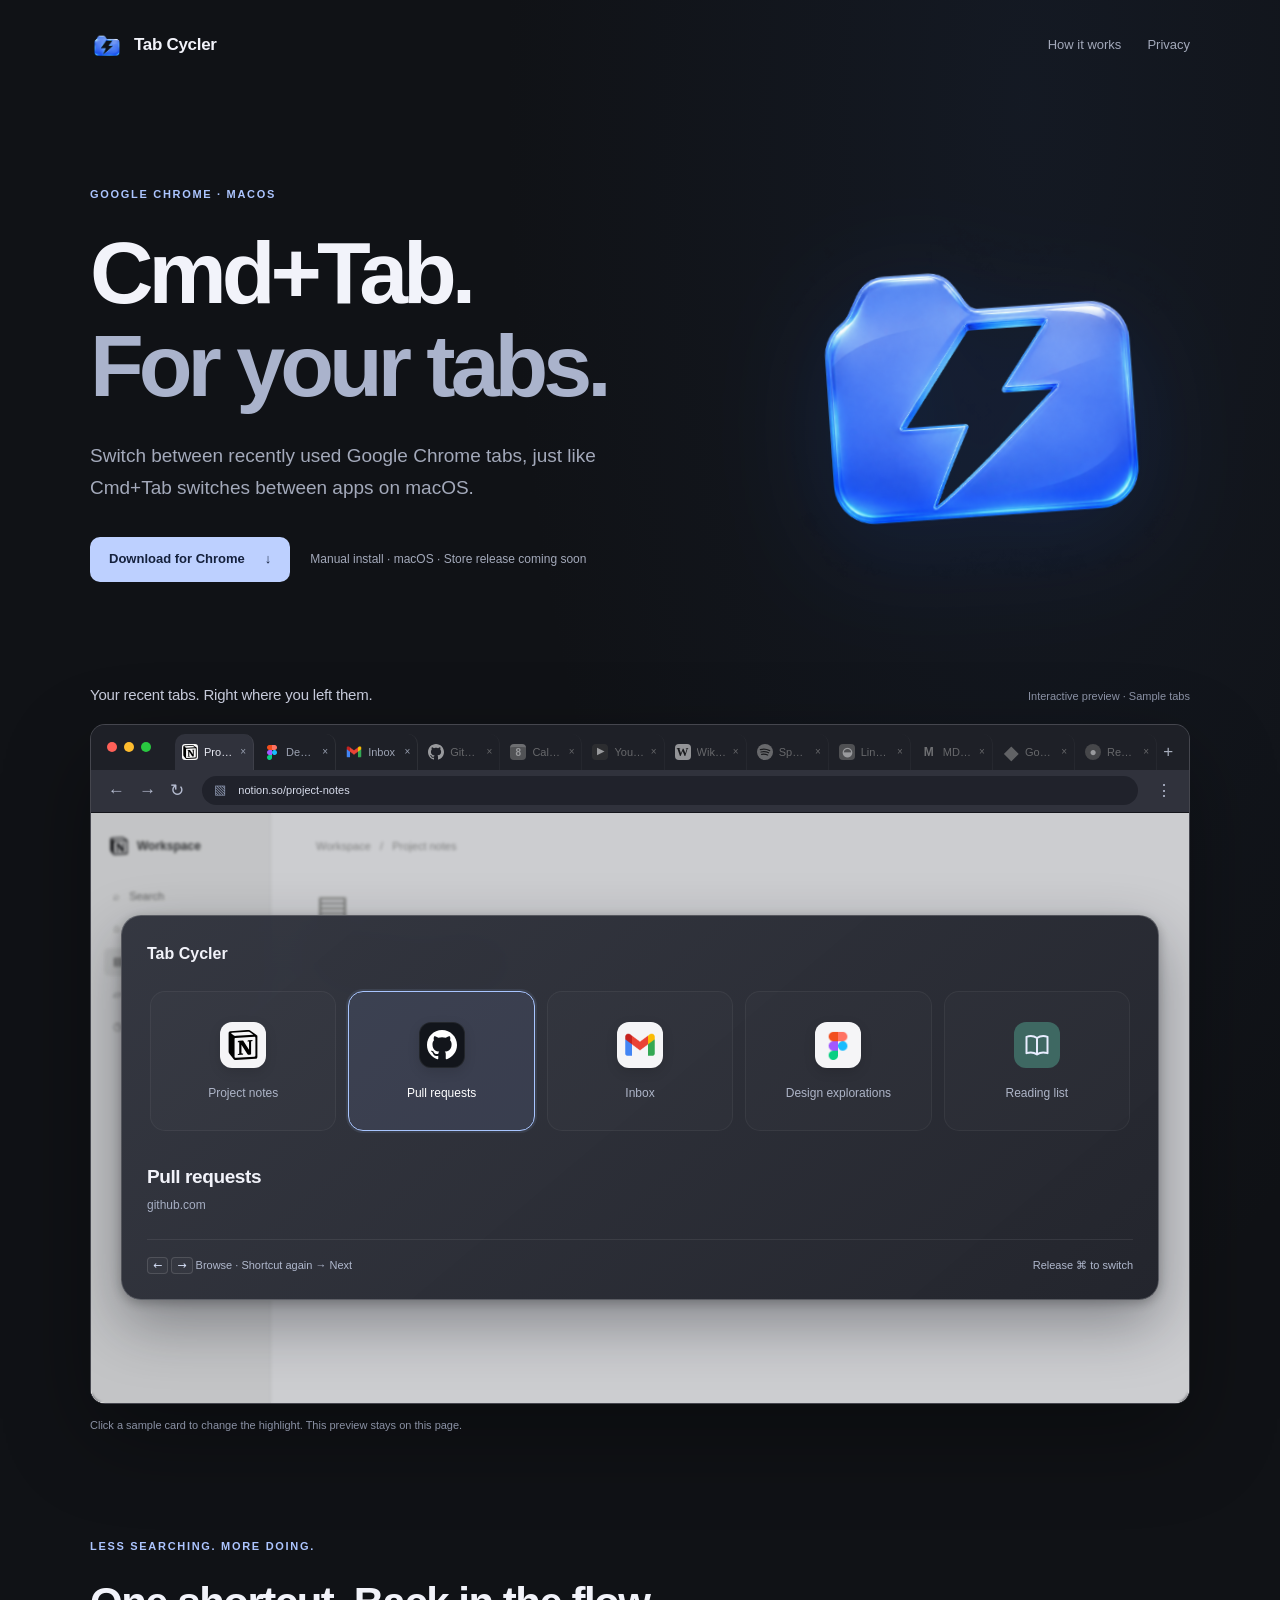
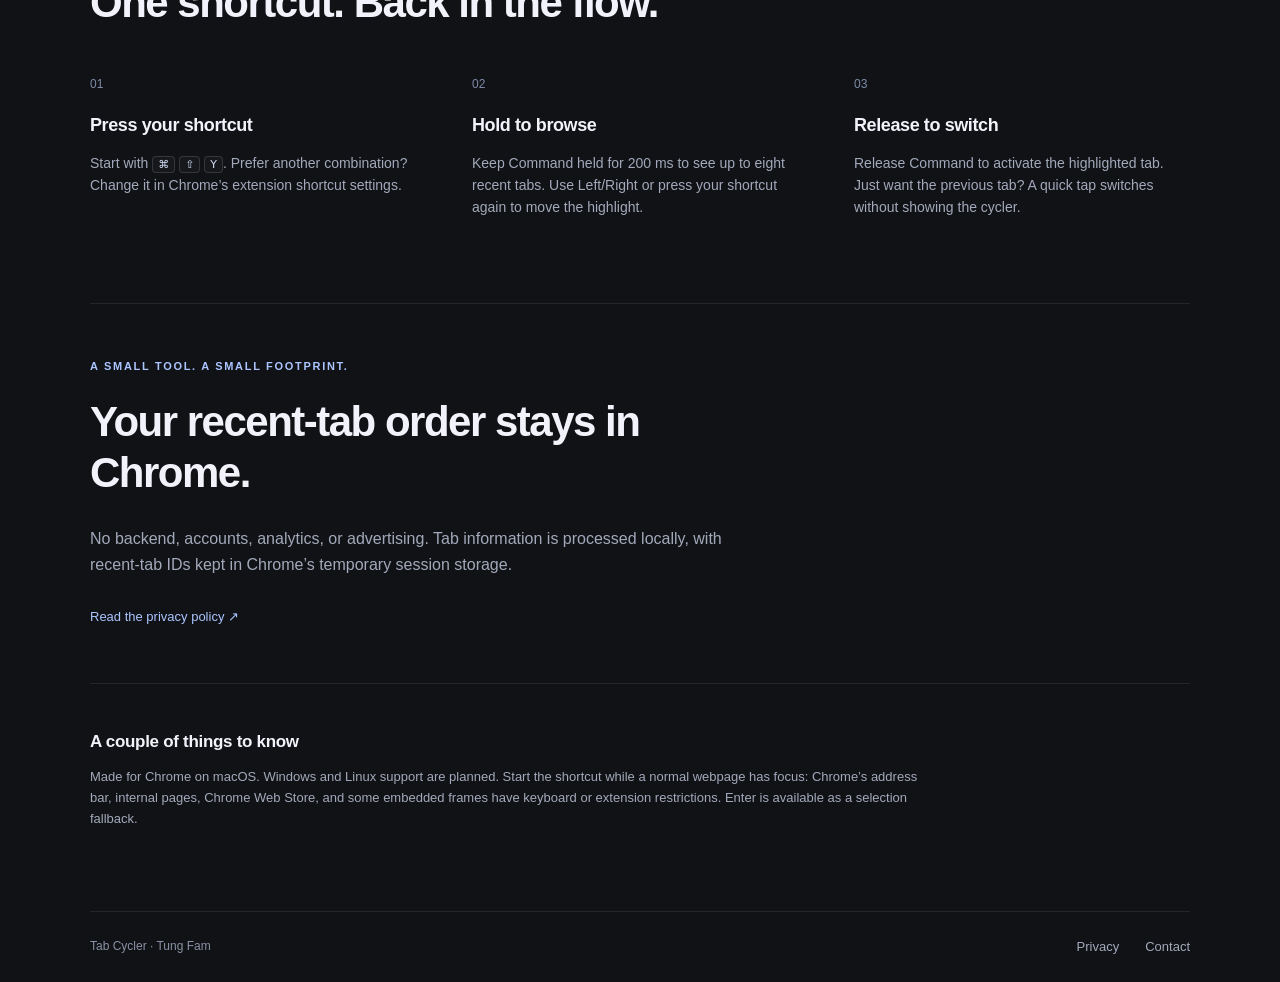
<file: index.html>
<!doctype html>
<html lang="en">
<head>
  <meta charset="utf-8">
  <meta name="viewport" content="width=device-width, initial-scale=1">
  <meta name="description" content="Switch between recently used Google Chrome tabs, just like Cmd+Tab switches between apps on macOS.">
  <title>Tab Cycler — Cmd+Tab, for your tabs</title>
  <link rel="icon" href="assets/logo.png" type="image/png">
  <link rel="stylesheet" href="style.css">
  <link rel="stylesheet" href="browser-demo.css">
</head>
<body>
  <header class="site-header wrap">
    <a class="brand" href="./"><img src="assets/logo.png" width="34" height="34" alt="">Tab Cycler</a>
    <nav aria-label="Main navigation"><a href="#how">How it works</a><a href="privacy/">Privacy</a></nav>
  </header>
  <main>
    <section class="hero wrap">
      <div>
        <p class="eyebrow">GOOGLE CHROME · MACOS</p>
        <h1>Cmd+Tab.<br><span>For your tabs.</span></h1>
        <p class="lead">Switch between recently used Google Chrome tabs, just like Cmd+Tab switches between apps on macOS.</p>
        <div class="hero-actions"><a class="button" href="install/">Download for Chrome <span aria-hidden="true">↓</span></a><span class="availability">Manual install · macOS · Store release coming soon</span></div>
      </div>
      <img class="hero-logo" src="assets/logo.png" alt="A blue glass browser tab with a lightning bolt" width="360" height="360">
    </section>
    <section class="demo-section wrap" aria-labelledby="demo-title">
      <div class="section-caption"><h2 id="demo-title">Your recent tabs. Right where you left them.</h2><span>Interactive preview · Sample tabs</span></div>
      <div class="browser-demo" role="group" aria-label="Example Chrome window with Tab Cycler over a sample webpage">
        <div class="browser-tabstrip" aria-hidden="true">
          <div class="window-controls"><i></i><i></i><i></i></div>
          <div class="browser-tabs">
            <div class="browser-tab active"><img src="assets/brands/notion.svg" alt=""><b>Project notes</b><span>×</span></div>
            <div class="browser-tab"><img src="assets/brands/figma.png" alt=""><b>Design explorations</b><span>×</span></div>
            <div class="browser-tab"><img src="assets/brands/gmail.png" alt=""><b>Inbox</b><span>×</span></div>
            <div class="browser-tab"><img class="browser-github" src="assets/brands/github.svg" alt=""><b>GitHub</b><span>×</span></div>
            <div class="browser-tab"><i class="mini-site calendar-site">8</i><b>Calendar</b><span>×</span></div>
            <div class="browser-tab"><i class="mini-site youtube-site">▶</i><b>YouTube</b><span>×</span></div>
            <div class="browser-tab"><i class="mini-site wikipedia-site">W</i><b>Wikipedia</b><span>×</span></div>
            <div class="browser-tab"><svg class="mini-site spotify-site" viewBox="0 0 24 24" fill="none" aria-hidden="true"><path d="M5 8.5c4.5-1.3 9.5-.9 14 1.4M6 12c3.8-1 7.9-.6 11.5 1.2M7 15.5c3-.7 6.1-.4 9 1" stroke="currentColor" stroke-width="1.9" stroke-linecap="round"/></svg><b>Spotify</b><span>×</span></div>
            <div class="browser-tab"><i class="mini-site linear-site">◒</i><b>Linear</b><span>×</span></div>
            <div class="browser-tab"><i class="mini-site mdn-site">M</i><b>MDN Web Docs</b><span>×</span></div>
            <div class="browser-tab"><i class="mini-site maps-site">◆</i><b>Google Maps</b><span>×</span></div>
            <div class="browser-tab"><i class="mini-site reddit-site">●</i><b>Reddit</b><span>×</span></div>
            <span class="new-tab">+</span>
          </div>
        </div>
        <div class="browser-toolbar" aria-hidden="true"><span class="browser-nav">← &nbsp; → &nbsp; ↻</span><div class="address-bar"><span>▧</span> notion.so/project-notes</div><span>⋮</span></div>
        <div class="browser-page">
          <div class="sample-document" aria-hidden="true">
            <aside class="document-sidebar"><div class="workspace"><img src="assets/brands/notion.svg" alt="">Workspace</div><p>⌕ &nbsp; Search</p><p>⌂ &nbsp; Home</p><p class="document-active">▤ &nbsp; Project notes</p><p>▱ &nbsp; Reading list</p><p>◷ &nbsp; This week</p></aside>
            <div class="document-content"><p class="breadcrumbs">Workspace &nbsp; / &nbsp; Project notes</p><div class="document-heading">▤</div><h3>Project notes</h3><p class="document-intro">A little space for the next big idea.</p><div class="document-rule"></div><h4>Ready for the next launch</h4><p>Keep the important things close. Everything else can wait.</p><div class="document-task">☑ &nbsp; Explore the first design</div><div class="document-task">☐ &nbsp; Gather feedback</div><div class="document-task">☐ &nbsp; Make something worth sharing</div></div>
          </div>
          <div class="page-dimmer" aria-hidden="true"></div>
          <div class="cycler-preview">
        <p class="preview-brand">Tab Cycler</p>
        <div class="tab-row" aria-label="Sample recent tabs">
          <button class="tab-card" type="button" aria-pressed="false" data-title="Project notes" data-domain="notion.so"><span class="site-icon brand-tile"><img src="assets/brands/notion.svg" alt="" width="30" height="30"></span><span>Project notes</span></button>
          <button class="tab-card" type="button" aria-pressed="true" data-title="Pull requests" data-domain="github.com"><span class="site-icon brand-tile github-tile"><img src="assets/brands/github.svg" alt="" width="30" height="30"></span><span>Pull requests</span></button>
          <button class="tab-card" type="button" aria-pressed="false" data-title="Inbox" data-domain="mail.google.com"><span class="site-icon brand-tile"><img src="assets/brands/gmail.png" alt="" width="32" height="32"></span><span>Inbox</span></button>
          <button class="tab-card" type="button" aria-pressed="false" data-title="Design explorations" data-domain="figma.com"><span class="site-icon brand-tile"><img src="assets/brands/figma.png" alt="" width="30" height="30"></span><span>Design explorations</span></button>
          <button class="tab-card" type="button" aria-pressed="false" data-title="Reading list" data-domain="example.com"><span class="site-icon mint"><svg width="28" height="28" viewBox="0 0 24 24" fill="none" stroke="currentColor" stroke-width="1.7" stroke-linecap="round" stroke-linejoin="round" aria-hidden="true"><path d="M12 6c-3-2-6-2-9-1v14c3-1 6-1 9 1m0-14c3-2 6-2 9-1v14c-3-1-6-1-9 1V6Z"/></svg></span><span>Reading list</span></button>
        </div>
        <div class="selected-tab" aria-live="polite"><h3 id="selected-title">Pull requests</h3><p id="selected-domain">github.com</p></div>
        <div class="preview-footer"><span><kbd>←</kbd> <kbd>→</kbd> Browse · Shortcut again → Next</span><span>Release ⌘ to switch</span></div>
          </div>
        </div>
      </div>
      <p class="preview-note">Click a sample card to change the highlight. This preview stays on this page.</p>
    </section>
    <section class="how wrap" id="how" aria-labelledby="how-title">
      <p class="eyebrow">LESS SEARCHING. MORE DOING.</p>
      <h2 id="how-title">One shortcut. Back in the flow.</h2>
      <ol class="steps">
        <li><span class="step-number">01</span><h3>Press your shortcut</h3><p>Start with <kbd>⌘</kbd> <kbd>⇧</kbd> <kbd>Y</kbd>. Prefer another combination? Change it in Chrome’s extension shortcut settings.</p></li>
        <li><span class="step-number">02</span><h3>Hold to browse</h3><p>Keep Command held for 200 ms to see up to eight recent tabs. Use Left/Right or press your shortcut again to move the highlight.</p></li>
        <li><span class="step-number">03</span><h3>Release to switch</h3><p>Release Command to activate the highlighted tab. Just want the previous tab? A quick tap switches without showing the cycler.</p></li>
      </ol>
    </section>
    <section class="privacy-summary wrap">
      <p class="eyebrow">A SMALL TOOL. A SMALL FOOTPRINT.</p>
      <h2>Your recent-tab order stays in Chrome.</h2>
      <p>No backend, accounts, analytics, or advertising. Tab information is processed locally, with recent-tab IDs kept in Chrome’s temporary session storage.</p>
      <a class="text-link" href="privacy/">Read the privacy policy <span aria-hidden="true">↗</span></a>
    </section>
    <section class="notes wrap">
      <h2>A couple of things to know</h2>
      <p>Made for Chrome on macOS. Windows and Linux support are planned. Start the shortcut while a normal webpage has focus: Chrome’s address bar, internal pages, Chrome Web Store, and some embedded frames have keyboard or extension restrictions. Enter is available as a selection fallback.</p>
    </section>
  </main>
  <footer class="site-footer wrap"><span>Tab Cycler · Tung Fam</span><div><a href="privacy/">Privacy</a><a href="privacy/#contact">Contact</a></div></footer>
  <script src="preview.js"></script>
</body>
</html>
</file>
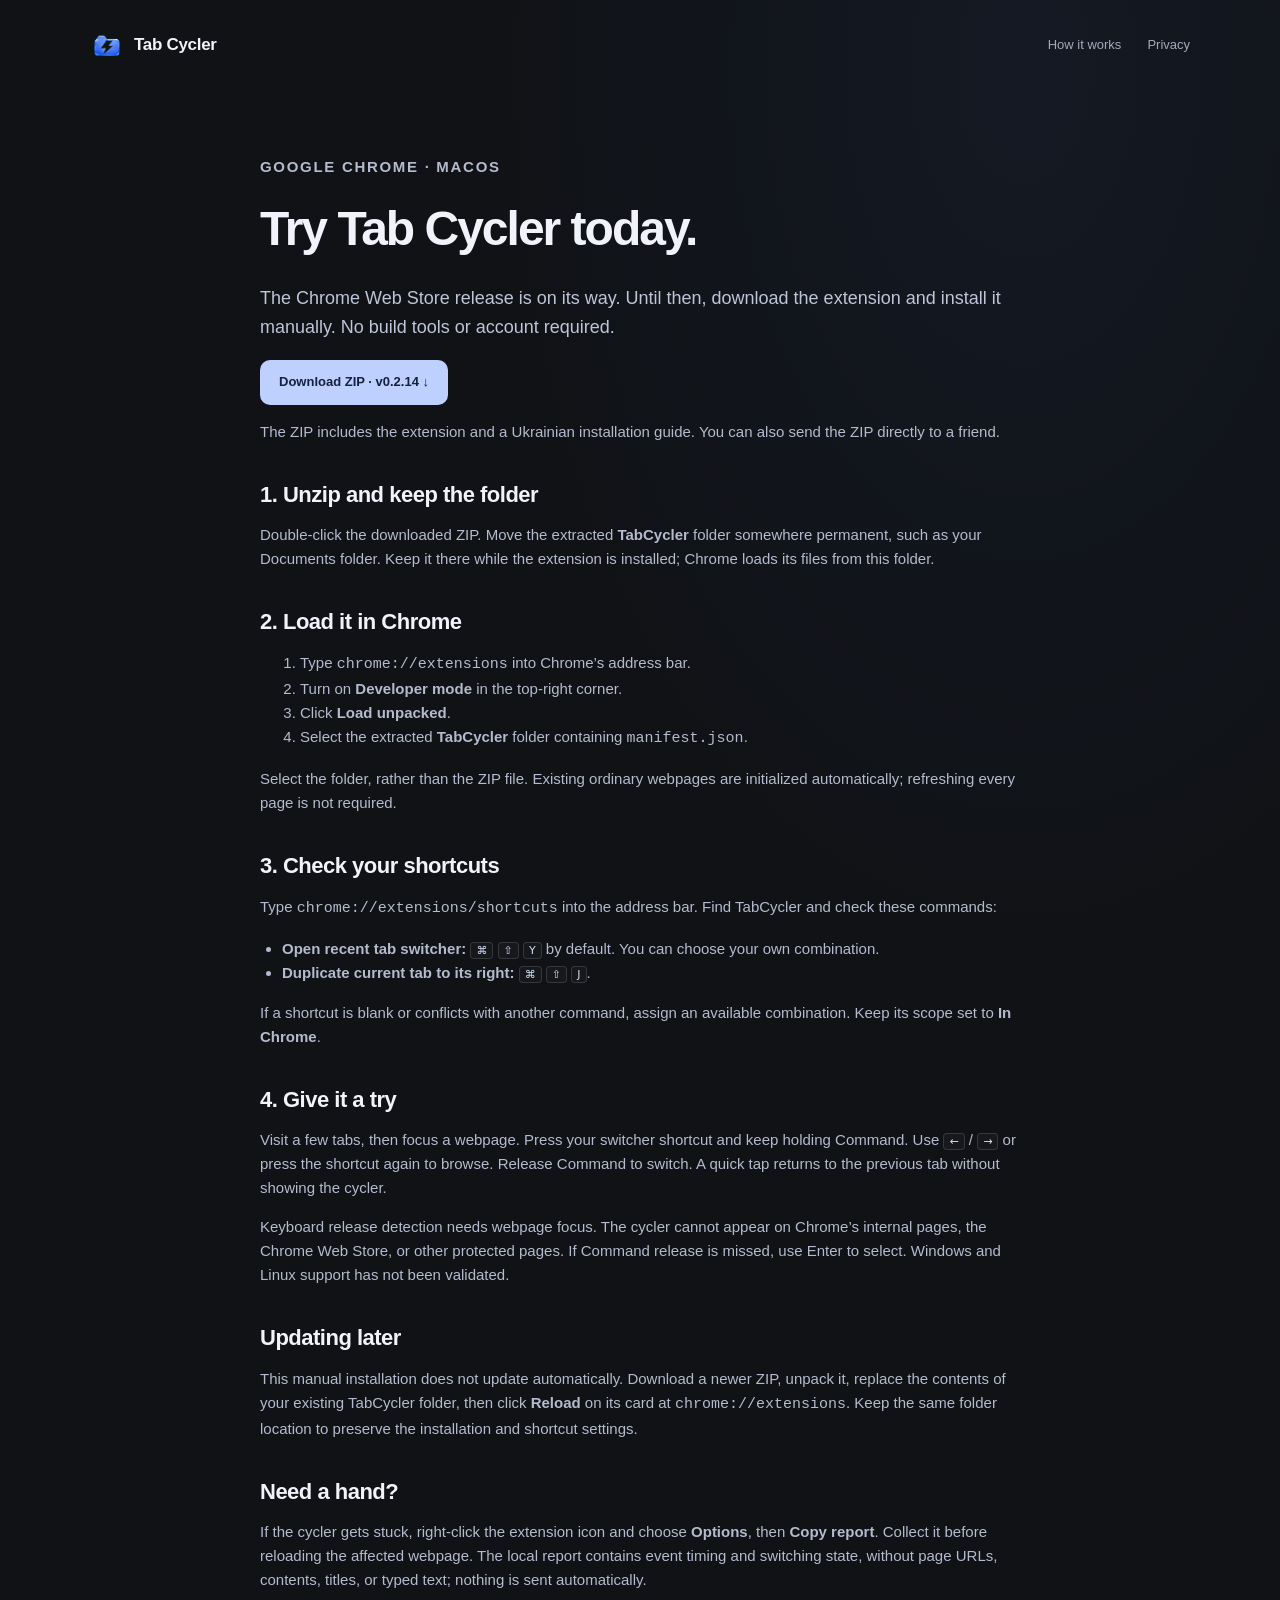
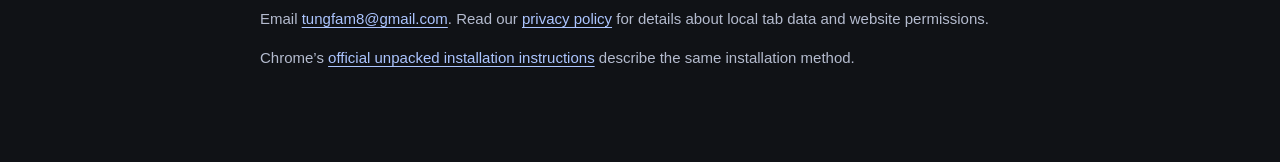
<file: install/index.html>
<!doctype html>
<html lang="en">
<head>
  <meta charset="utf-8">
  <meta name="viewport" content="width=device-width, initial-scale=1">
  <meta name="description" content="Download Tab Cycler for macOS Chrome and install it manually while the Chrome Web Store release is on its way.">
  <title>Install Tab Cycler</title>
  <link rel="icon" href="../assets/logo.png" type="image/png">
  <link rel="stylesheet" href="../style.css">
</head>
<body>
  <header class="site-header wrap">
    <a class="brand" href="../"><img src="../assets/logo.png" width="34" height="34" alt="">Tab Cycler</a>
    <nav aria-label="Main navigation"><a href="../#how">How it works</a><a href="../privacy/">Privacy</a></nav>
  </header>
  <main class="legal wrap">
    <p class="eyebrow">GOOGLE CHROME · MACOS</p>
    <h1>Try Tab Cycler today.</h1>
    <p class="intro">The Chrome Web Store release is on its way. Until then, download the extension and install it manually. No build tools or account required.</p>
    <p><a class="button" href="../downloads/TabCycler-0.2.14.zip" download>Download ZIP · v0.2.14 ↓</a></p>
    <p>The ZIP includes the extension and a Ukrainian installation guide. You can also send the ZIP directly to a friend.</p>
    <h2>1. Unzip and keep the folder</h2>
    <p>Double-click the downloaded ZIP. Move the extracted <strong>TabCycler</strong> folder somewhere permanent, such as your Documents folder. Keep it there while the extension is installed; Chrome loads its files from this folder.</p>
    <h2>2. Load it in Chrome</h2>
    <ol>
      <li>Type <code>chrome://extensions</code> into Chrome’s address bar.</li>
      <li>Turn on <strong>Developer mode</strong> in the top-right corner.</li>
      <li>Click <strong>Load unpacked</strong>.</li>
      <li>Select the extracted <strong>TabCycler</strong> folder containing <code>manifest.json</code>.</li>
    </ol>
    <p>Select the folder, rather than the ZIP file. Existing ordinary webpages are initialized automatically; refreshing every page is not required.</p>
    <h2>3. Check your shortcuts</h2>
    <p>Type <code>chrome://extensions/shortcuts</code> into the address bar. Find TabCycler and check these commands:</p>
    <ul>
      <li><strong>Open recent tab switcher:</strong> <kbd>⌘</kbd> <kbd>⇧</kbd> <kbd>Y</kbd> by default. You can choose your own combination.</li>
      <li><strong>Duplicate current tab to its right:</strong> <kbd>⌘</kbd> <kbd>⇧</kbd> <kbd>J</kbd>.</li>
    </ul>
    <p>If a shortcut is blank or conflicts with another command, assign an available combination. Keep its scope set to <strong>In Chrome</strong>.</p>
    <h2>4. Give it a try</h2>
    <p>Visit a few tabs, then focus a webpage. Press your switcher shortcut and keep holding Command. Use <kbd>←</kbd> / <kbd>→</kbd> or press the shortcut again to browse. Release Command to switch. A quick tap returns to the previous tab without showing the cycler.</p>
    <p>Keyboard release detection needs webpage focus. The cycler cannot appear on Chrome’s internal pages, the Chrome Web Store, or other protected pages. If Command release is missed, use Enter to select. Windows and Linux support has not been validated.</p>
    <h2>Updating later</h2>
    <p>This manual installation does not update automatically. Download a newer ZIP, unpack it, replace the contents of your existing TabCycler folder, then click <strong>Reload</strong> on its card at <code>chrome://extensions</code>. Keep the same folder location to preserve the installation and shortcut settings.</p>
    <h2>Need a hand?</h2>
    <p>If the cycler gets stuck, right-click the extension icon and choose <strong>Options</strong>, then <strong>Copy report</strong>. Collect it before reloading the affected webpage. The local report contains event timing and switching state, without page URLs, contents, titles, or typed text; nothing is sent automatically.</p>
    <p>Email <a href="mailto:tungfam8@gmail.com">tungfam8@gmail.com</a>. Read our <a href="../privacy/">privacy policy</a> for details about local tab data and website permissions.</p>
    <p>Chrome’s <a href="https://developer.chrome.com/docs/extensions/get-started/tutorial/hello-world#load-unpacked">official unpacked installation instructions</a> describe the same installation method.</p>
  </main>
</body>
</html>
</file>
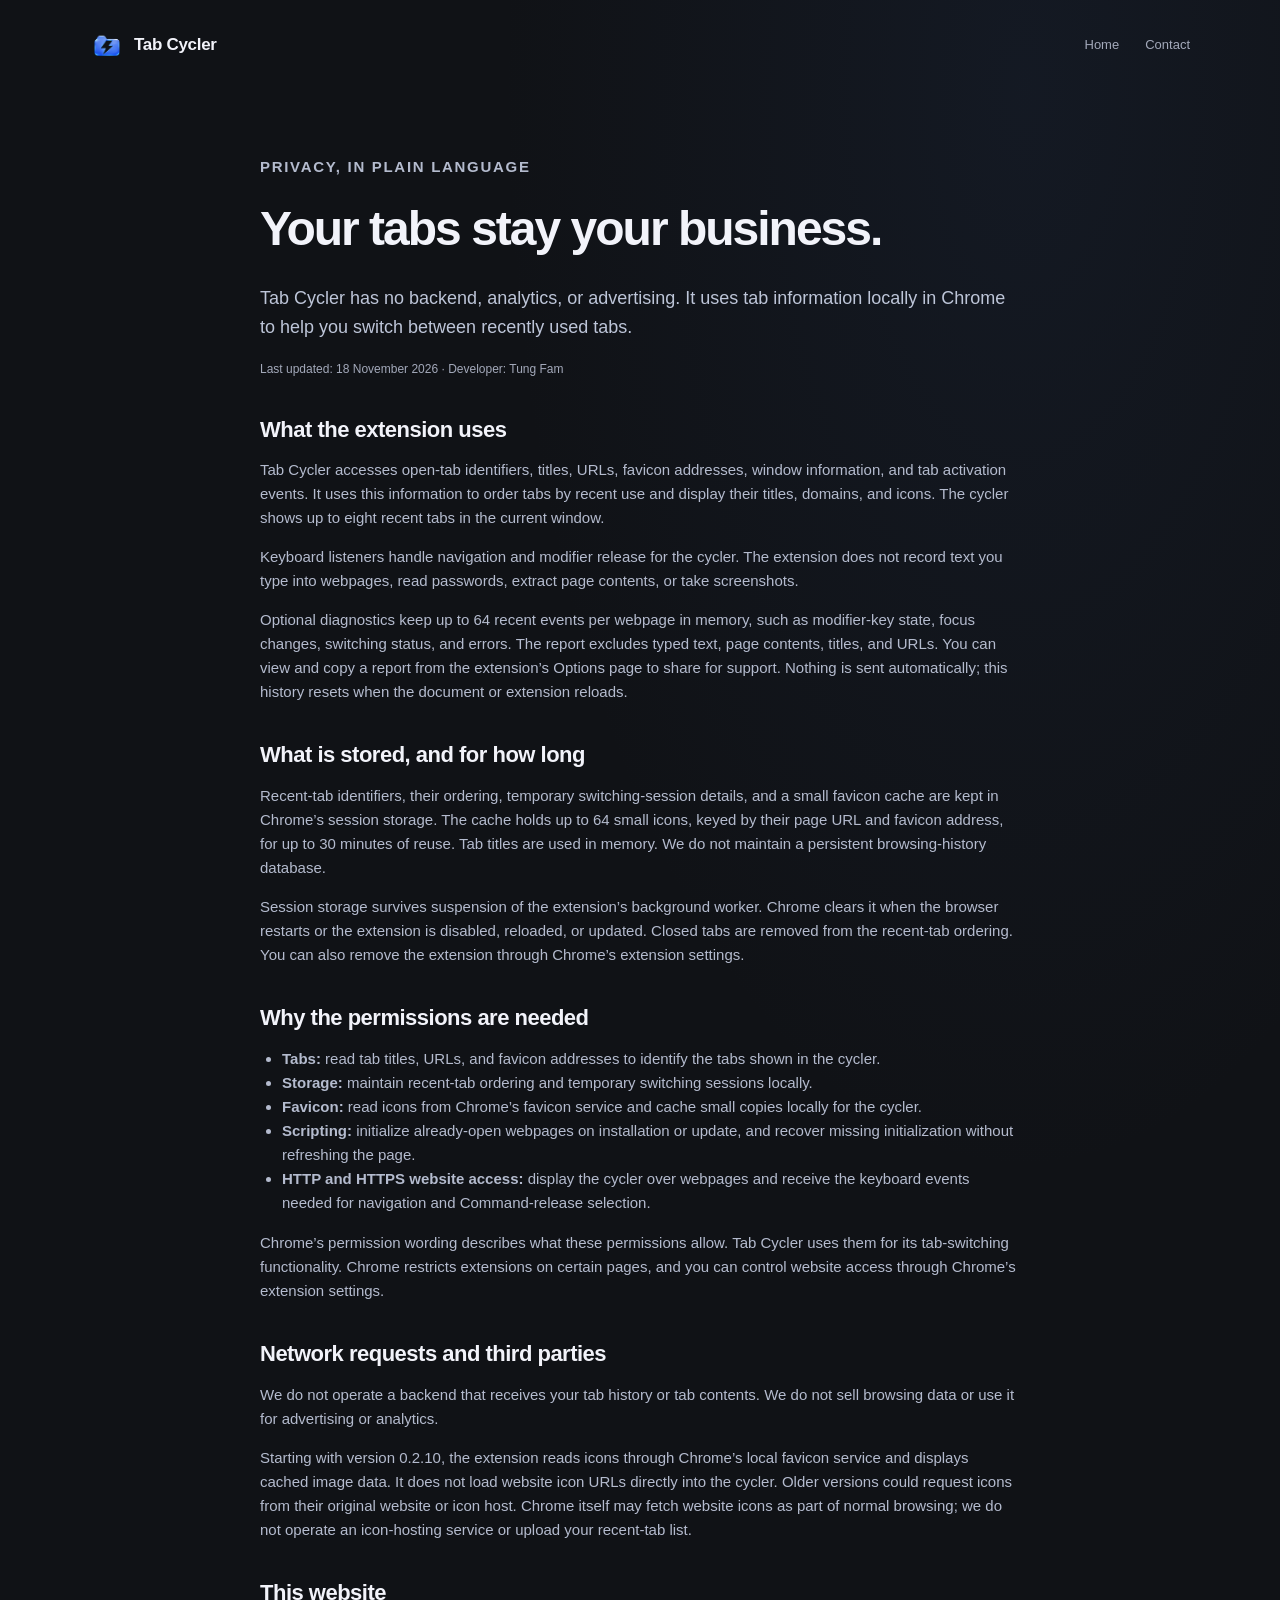
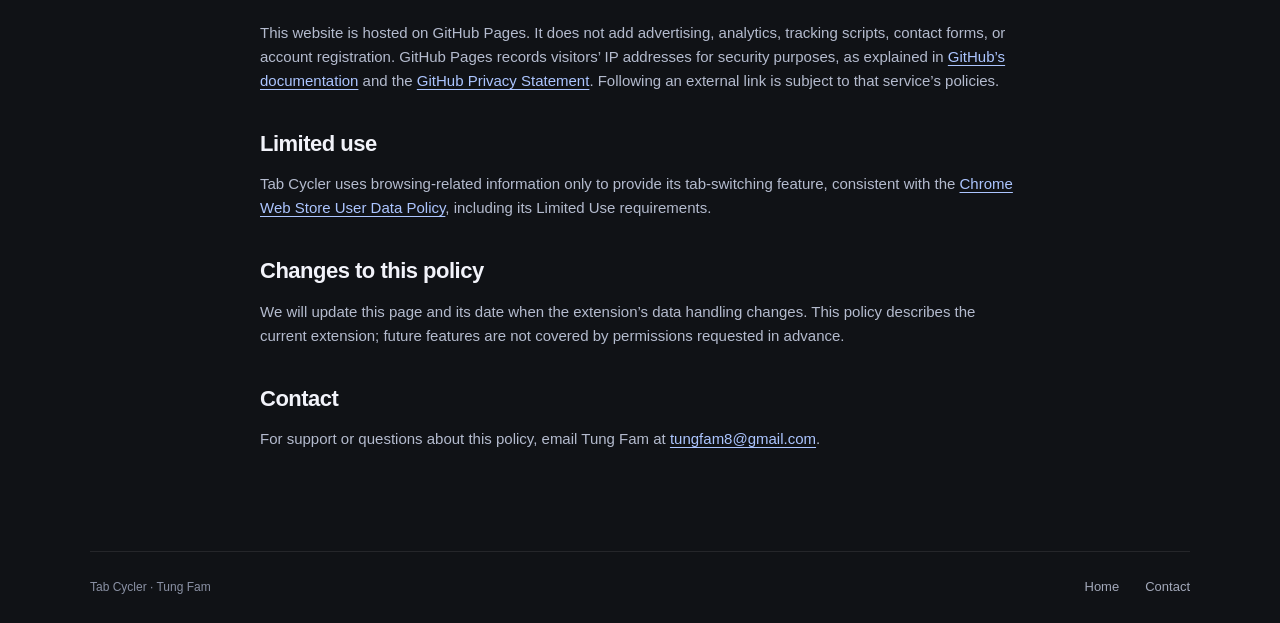
<file: privacy/index.html>
<!doctype html>
<html lang="en">
<head>
  <meta charset="utf-8"><meta name="viewport" content="width=device-width, initial-scale=1">
  <meta name="description" content="How Tab Cycler uses tab information locally in Chrome, and why it requests its permissions.">
  <title>Privacy — Tab Cycler</title>
  <link rel="icon" href="../assets/logo.png" type="image/png"><link rel="stylesheet" href="../style.css">
</head>
<body>
  <header class="site-header wrap"><a class="brand" href="../"><img src="../assets/logo.png" width="34" height="34" alt="">Tab Cycler</a><nav aria-label="Main navigation"><a href="../">Home</a><a href="#contact">Contact</a></nav></header>
  <main class="legal wrap">
    <p class="eyebrow">PRIVACY, IN PLAIN LANGUAGE</p><h1>Your tabs stay your business.</h1>
    <p class="intro">Tab Cycler has no backend, analytics, or advertising. It uses tab information locally in Chrome to help you switch between recently used tabs.</p>
    <p class="updated">Last updated: 18 November 2026 · Developer: Tung Fam</p>
    <h2>What the extension uses</h2>
    <p>Tab Cycler accesses open-tab identifiers, titles, URLs, favicon addresses, window information, and tab activation events. It uses this information to order tabs by recent use and display their titles, domains, and icons. The cycler shows up to eight recent tabs in the current window.</p>
    <p>Keyboard listeners handle navigation and modifier release for the cycler. The extension does not record text you type into webpages, read passwords, extract page contents, or take screenshots.</p>
    <p>Optional diagnostics keep up to 64 recent events per webpage in memory, such as modifier-key state, focus changes, switching status, and errors. The report excludes typed text, page contents, titles, and URLs. You can view and copy a report from the extension’s Options page to share for support. Nothing is sent automatically; this history resets when the document or extension reloads.</p>
    <h2>What is stored, and for how long</h2>
    <p>Recent-tab identifiers, their ordering, temporary switching-session details, and a small favicon cache are kept in Chrome’s session storage. The cache holds up to 64 small icons, keyed by their page URL and favicon address, for up to 30 minutes of reuse. Tab titles are used in memory. We do not maintain a persistent browsing-history database.</p>
    <p>Session storage survives suspension of the extension’s background worker. Chrome clears it when the browser restarts or the extension is disabled, reloaded, or updated. Closed tabs are removed from the recent-tab ordering. You can also remove the extension through Chrome’s extension settings.</p>
    <h2>Why the permissions are needed</h2>
    <ul>
      <li><strong>Tabs:</strong> read tab titles, URLs, and favicon addresses to identify the tabs shown in the cycler.</li>
      <li><strong>Storage:</strong> maintain recent-tab ordering and temporary switching sessions locally.</li>
      <li><strong>Favicon:</strong> read icons from Chrome’s favicon service and cache small copies locally for the cycler.</li>
      <li><strong>Scripting:</strong> initialize already-open webpages on installation or update, and recover missing initialization without refreshing the page.</li>
      <li><strong>HTTP and HTTPS website access:</strong> display the cycler over webpages and receive the keyboard events needed for navigation and Command-release selection.</li>
    </ul>
    <p>Chrome’s permission wording describes what these permissions allow. Tab Cycler uses them for its tab-switching functionality. Chrome restricts extensions on certain pages, and you can control website access through Chrome’s extension settings.</p>
    <h2>Network requests and third parties</h2>
    <p>We do not operate a backend that receives your tab history or tab contents. We do not sell browsing data or use it for advertising or analytics.</p>
    <p>Starting with version 0.2.10, the extension reads icons through Chrome’s local favicon service and displays cached image data. It does not load website icon URLs directly into the cycler. Older versions could request icons from their original website or icon host. Chrome itself may fetch website icons as part of normal browsing; we do not operate an icon-hosting service or upload your recent-tab list.</p>
    <h2>This website</h2>
    <p>This website is hosted on GitHub Pages. It does not add advertising, analytics, tracking scripts, contact forms, or account registration. GitHub Pages records visitors’ IP addresses for security purposes, as explained in <a href="https://docs.github.com/en/pages/getting-started-with-github-pages/what-is-github-pages">GitHub’s documentation</a> and the <a href="https://docs.github.com/en/site-policy/privacy-policies/github-general-privacy-statement">GitHub Privacy Statement</a>. Following an external link is subject to that service’s policies.</p>
    <h2>Limited use</h2>
    <p>Tab Cycler uses browsing-related information only to provide its tab-switching feature, consistent with the <a href="https://developer.chrome.com/docs/webstore/program-policies/user-data-faq">Chrome Web Store User Data Policy</a>, including its Limited Use requirements.</p>
    <h2>Changes to this policy</h2>
    <p>We will update this page and its date when the extension’s data handling changes. This policy describes the current extension; future features are not covered by permissions requested in advance.</p>
    <h2 id="contact">Contact</h2>
    <p>For support or questions about this policy, email Tung Fam at <a href="mailto:tungfam8@gmail.com">tungfam8@gmail.com</a>.</p>
  </main>
  <footer class="site-footer wrap"><span>Tab Cycler · Tung Fam</span><div><a href="../">Home</a><a href="#contact">Contact</a></div></footer>
</body>
</html>
</file>
<file: style.css>
:root{color-scheme:dark;--bg:#101216;--text:#f2f3fa;--muted:#a3a9ba;--line:#ffffff16;--blue:#acc5ff;font-family:-apple-system,BlinkMacSystemFont,"Segoe UI",sans-serif}
*{box-sizing:border-box}html{scroll-behavior:smooth;scroll-padding-top:32px}body{margin:0;background:radial-gradient(ellipse at 80% 4%,#273d652b,transparent 36%),var(--bg);color:var(--text);line-height:1.6}a{color:inherit;text-decoration:none}a:hover{color:var(--blue)}button,a{-webkit-tap-highlight-color:transparent}a:focus-visible,button:focus-visible{outline:2px solid var(--blue);outline-offset:5px}.wrap{width:min(1100px,calc(100% - 64px));margin-inline:auto}.site-header{display:flex;justify-content:space-between;align-items:center;padding-block:28px}.brand{display:flex;align-items:center;gap:10px;font-size:17px;font-weight:650;letter-spacing:-.3px}.brand img{object-fit:contain}.site-header nav,.site-footer div{display:flex;gap:26px;font-size:13px;color:var(--muted)}.hero{display:grid;grid-template-columns:1.5fr 1fr;align-items:center;gap:50px;padding-block:84px 92px}.eyebrow{font-size:11px;letter-spacing:1.7px;font-weight:650;color:var(--blue);margin:0 0 22px}h1{font-size:clamp(52px,7.5vw,88px);line-height:1.06;letter-spacing:-5px;margin:0 0 28px;font-weight:650}h1 span{color:#aab3cc}.lead{font-size:19px;line-height:1.65;max-width:510px;color:var(--muted);margin:0}.hero-logo{width:100%;height:auto;filter:drop-shadow(0 24px 54px #226aff24);transform:rotate(-4deg)}.hero-actions{display:flex;align-items:center;gap:20px;margin-top:34px;flex-wrap:wrap}.button{display:inline-flex;align-items:center;gap:20px;background:#bdd0ff;color:#15213d;border-radius:10px;padding:12px 19px;font-size:13px;font-weight:650}.button:hover{background:#d5e1ff;color:#15213d}.availability{font-size:12px;color:var(--muted)}.section-caption{display:flex;justify-content:space-between;align-items:baseline;gap:20px;margin-bottom:18px}.section-caption h2{font-size:15px;font-weight:500;margin:0;color:#c6cada}.section-caption>span{font-size:11px;color:#8a91a4}.cycler-preview{padding:27px;background:linear-gradient(140deg,#30333d,#20222a);border:1px solid #ffffff22;border-radius:24px;box-shadow:0 28px 80px #0005}.preview-brand{font-size:16px;font-weight:650;margin:0 0 21px}.tab-row{display:flex;gap:12px;overflow:auto;padding:4px 3px 12px}.tab-card{flex:1 0 140px;min-width:0;display:flex;flex-direction:column;align-items:center;gap:18px;min-height:140px;justify-content:center;padding:16px 10px;background:#ffffff04;border:1px solid #ffffff0d;border-radius:15px;color:#aeb5c8;font:12px inherit;cursor:pointer}.tab-card[aria-pressed=true]{background:#94b0ff1b;border-color:#a8c5ff;color:white;box-shadow:0 0 0 2px #a8c5ff18}.site-icon{display:grid;place-items:center;width:46px;height:46px;border-radius:12px;background:#4c5369;color:#e8edff;font-size:23px;font-weight:650}.violet{background:#6b5484}.rose{background:#794e5e}.mint{background:#3e6862}.selected-tab{margin-block:19px 24px}.selected-tab h3{font-size:19px;margin:0;font-weight:600;letter-spacing:-.4px}.selected-tab p{font-size:12px;color:#a6aec3;margin:3px 0 0}.preview-footer{display:flex;justify-content:space-between;gap:14px;flex-wrap:wrap;border-top:1px solid #ffffff14;padding-top:17px;font-size:11px;color:#b0b8cd}kbd{display:inline-block;font:11px -apple-system,system-ui,sans-serif;border:1px solid #ffffff22;background:#ffffff07;border-radius:4px;padding:1px 5px;color:#d5dff7}.preview-note{font-size:11px;color:#8a91a4;margin:13px 0 0}.how{padding-block:104px 84px}h2{font-size:clamp(28px,4vw,42px);font-weight:550;line-height:1.2;letter-spacing:-1.5px;margin:0 0 28px}.steps{list-style:none;padding:0;margin:42px 0 0;display:grid;grid-template-columns:repeat(3,1fr);gap:46px}.step-number{font-size:12px;color:#7e8ca8}.steps h3{font-size:18px;font-weight:550;margin:15px 0 12px;letter-spacing:-.4px}.steps p{font-size:14px;color:var(--muted);margin:0}.privacy-summary{padding-block:54px;border-block:1px solid var(--line)}.privacy-summary h2{max-width:600px}.privacy-summary>p:not(.eyebrow){font-size:16px;max-width:650px;color:var(--muted)}.text-link{display:inline-block;color:var(--blue);font-size:13px;margin-top:14px}.notes{padding-block:48px 68px}.notes h2{font-size:17px;letter-spacing:-.3px;margin-bottom:15px}.notes p{font-size:13px;max-width:830px;color:var(--muted)}.site-footer{display:flex;align-items:center;justify-content:space-between;padding-block:25px;border-top:1px solid var(--line);font-size:12px;color:#8a91a4}.legal{max-width:760px;padding-block:65px 85px}.legal h1{font-size:48px;letter-spacing:-2px;line-height:1.15}.legal .intro{font-size:18px;color:#bdc5d8}.legal .updated{font-size:12px;color:var(--muted)}.legal h2{font-size:22px;letter-spacing:-.5px;margin:38px 0 12px}.legal p,.legal li{font-size:15px;color:#b4bbce}.legal a{color:var(--blue);text-decoration:underline;text-underline-offset:3px}.legal ul{padding-left:22px}
.section-caption h2{letter-spacing:-.2px}.tab-card{font-family:inherit;font-size:12px}
@media(max-width:760px){.wrap{width:calc(100% - 36px)}.site-header{padding-block:20px}.site-header nav{gap:18px;font-size:12px}.hero{grid-template-columns:1fr;gap:25px;padding-block:45px 50px}.hero-logo{width:180px;justify-self:center;grid-row:1;transform:rotate(-4deg)}h1{letter-spacing:-3px;font-size:57px}.lead{font-size:17px}.section-caption{display:block}.section-caption>span{display:block;margin-top:8px}.cycler-preview{padding:19px;border-radius:19px}.tab-card{flex-basis:115px;min-height:128px}.how{padding-block:65px}.steps{grid-template-columns:1fr;gap:30px;margin-top:30px}.steps h3{margin-top:8px}.privacy-summary{padding-block:40px}.site-footer{align-items:flex-start;gap:20px}.site-footer div{gap:18px}.legal{padding-top:40px}.legal h1{font-size:38px}}
@media(prefers-reduced-motion:reduce){html{scroll-behavior:auto}.hero-logo{transform:none}}
.legal a.button{color:#15213d;text-decoration:none}
</file>
<file: browser-demo.css>
.browser-demo{border:1px solid #ffffff24;border-radius:15px;overflow:hidden;box-shadow:0 32px 90px #0005;background:#262831}
@media(max-width:760px){.browser-demo .browser-tabs .browser-tab{display:flex}}
.browser-demo .browser-tab{flex:1 1 0;padding-inline:7px;gap:6px;border-right:1px solid #ffffff12}
.browser-tabs .browser-tab:nth-child(n+4){filter:grayscale(1);opacity:.55}
.browser-tab b{font-weight:400;overflow:hidden;text-overflow:ellipsis;min-width:0}
.browser-tab>span{flex-shrink:0;font-size:10px}
.browser-github{filter:brightness(0) invert(1)}
.mini-site{display:grid;place-items:center;flex-shrink:0;width:16px;height:16px;border-radius:4px;font-size:12px;font-weight:700;font-style:normal;line-height:1;color:white}
.browser-demo .new-tab{flex-shrink:0;margin-left:3px;font-size:17px}
@media(max-width:1100px){.browser-demo .browser-tab>span{display:none}}
@media(max-width:760px){.browser-demo .browser-tabstrip{gap:10px;padding-inline:9px}.browser-demo .browser-tabs{gap:1px}.browser-demo .browser-tab{display:flex;justify-content:center;padding:8px 2px;gap:0;flex:1 1 0}.browser-demo .browser-tab b,.browser-demo .browser-tab>span{display:none}.browser-demo .browser-tab img,.browser-demo .mini-site{width:12px;height:12px}.browser-demo .mini-site{font-size:9px}.browser-demo .new-tab{display:block;font-size:14px}}
.calendar-site{background:#4285f4;border-top:3px solid #80b5ff;font-size:10px}.youtube-site{background:#ff0033;font-size:9px}.wikipedia-site{background:#f5f5f5;color:#171717;font-family:Georgia,serif}.spotify-site{background:#1ed760;color:#101d14;border-radius:50%;font-size:20px}.linear-site{background:#6c72df}.mdn-site{color:#8cb4ff}.maps-site{color:#4db66c;font-size:18px}.reddit-site{background:#ff4500;border-radius:50%}
.browser-tabstrip{height:45px;padding:9px 16px 0;display:flex;align-items:center;gap:24px;background:#1e2027}
.window-controls{display:flex;gap:7px;padding-bottom:9px;flex-shrink:0}.window-controls i{width:10px;height:10px;border-radius:50%;background:#ff6058}.window-controls i:nth-child(2){background:#febc2e}.window-controls i:nth-child(3){background:#29c840}
.browser-tabs{display:flex;align-self:stretch;align-items:center;gap:3px;min-width:0;overflow:hidden;flex:1}.browser-tab{display:flex;align-items:center;gap:9px;flex:0 1 205px;min-width:0;white-space:nowrap;padding:10px 13px;color:#9da3b3;font-size:11px;line-height:16px;border-radius:10px 10px 0 0;overflow:hidden}.browser-tab.active{background:#30323c;color:#e9ebf4}.browser-tab img{width:16px;height:16px;object-fit:contain;flex-shrink:0}.browser-tab.active img{background:#fafafa;padding:1px;border-radius:3px}.browser-tab span{margin-left:auto;color:#969dae}.new-tab{font-size:20px;color:#a7adbc;margin-left:12px}
.browser-toolbar{display:flex;align-items:center;gap:18px;height:43px;padding:7px 17px;background:#30323c;color:#b4bbcf;font-size:16px;border-bottom:1px solid #14151b}.browser-nav{font-size:17px;white-space:nowrap}.address-bar{display:flex;align-items:center;gap:12px;flex:1;min-width:0;height:29px;padding:4px 12px;background:#20222b;border-radius:18px;color:#d6dbea;font-size:11px;overflow:hidden;white-space:nowrap}.address-bar>span{font-size:13px;color:#8f9ab3}
.browser-page{position:relative;display:grid;grid-template-columns:minmax(0,1fr);place-items:center;min-width:0;min-height:590px;padding:84px 30px;isolation:isolate;background:#fff}
.sample-document{position:absolute;inset:0;display:grid;grid-template-columns:180px 1fr;background:#fff;color:#343435;font-size:12px;user-select:none;pointer-events:none;overflow:hidden}
.document-sidebar{background:#f4f4f2;padding:24px 13px;color:#747471;border-right:1px solid #e9e9e7}.workspace{display:flex;align-items:center;gap:9px;color:#383937;font-weight:650;font-size:12px;margin:0 6px 27px}.workspace img{width:18px;height:18px}.document-sidebar p{padding:5px 9px;margin:5px 0;white-space:nowrap;font-size:11px}.document-active{background:#e5e5e2;border-radius:5px;color:#444541}
.document-content{padding:25px 45px;overflow:hidden}.document-content .breadcrumbs{font-size:11px;color:#9c9c98;margin:0 0 35px}.document-heading{font-size:35px;line-height:1;margin-bottom:14px;color:#8c8c85}.document-content h3{font-size:32px;letter-spacing:-1px;font-weight:650;margin:0 0 8px;line-height:1.3}.document-content .document-intro{font-size:13px;color:#8c8c88;margin:0 0 27px}.document-rule{height:1px;background:#eaeae7;width:100%;margin-bottom:28px}.document-content h4{font-size:15px;margin:0 0 9px;font-weight:600}.document-content p{font-size:12px;color:#95958e}.document-task{font-size:12px;color:#7d7e78;margin-top:16px}
.page-dimmer{position:absolute;inset:0;z-index:1;background:#171c2c38;backdrop-filter:blur(1.5px);pointer-events:none}
.browser-demo .cycler-preview{position:relative;z-index:2;width:100%;min-width:0;padding:25px;background:linear-gradient(140deg,#30333df7,#20222afa);backdrop-filter:blur(22px);border-color:#ffffff35;box-shadow:0 24px 60px #12141e60,0 3px 12px #0004;border-radius:20px}
.brand-tile{background:#f5f5f7;box-shadow:0 4px 12px #0002}.brand-tile img{display:block;object-fit:contain;max-width:34px;max-height:34px}.github-tile{background:#12151b;border:1px solid #ffffff12}.github-tile img{filter:brightness(0) invert(1)}
@media(max-width:760px){.browser-demo{border-radius:12px}.browser-tabstrip{height:39px;padding-inline:11px;gap:14px}.window-controls{gap:5px}.window-controls i{width:8px;height:8px}.browser-tab{flex-basis:155px;font-size:10px;padding:8px 9px;gap:6px}.browser-tab:not(.active),.new-tab{display:none}.browser-toolbar{height:38px;padding-inline:11px;gap:10px}.browser-nav{font-size:13px}.address-bar{height:25px;font-size:9px;gap:7px;padding-inline:9px}.browser-page{min-height:535px;padding:64px 12px}.sample-document{grid-template-columns:90px 1fr}.document-sidebar{padding:22px 5px}.workspace{font-size:9px;gap:4px;margin-inline:2px}.workspace img{width:13px;height:13px}.document-sidebar p{font-size:8px;padding:5px}.document-content{padding:22px 17px}.document-content .breadcrumbs{font-size:9px}.document-content h3{font-size:25px}.browser-demo .cycler-preview{padding:18px 15px;border-radius:16px}.browser-demo .tab-card{flex-basis:112px}}
</file>
